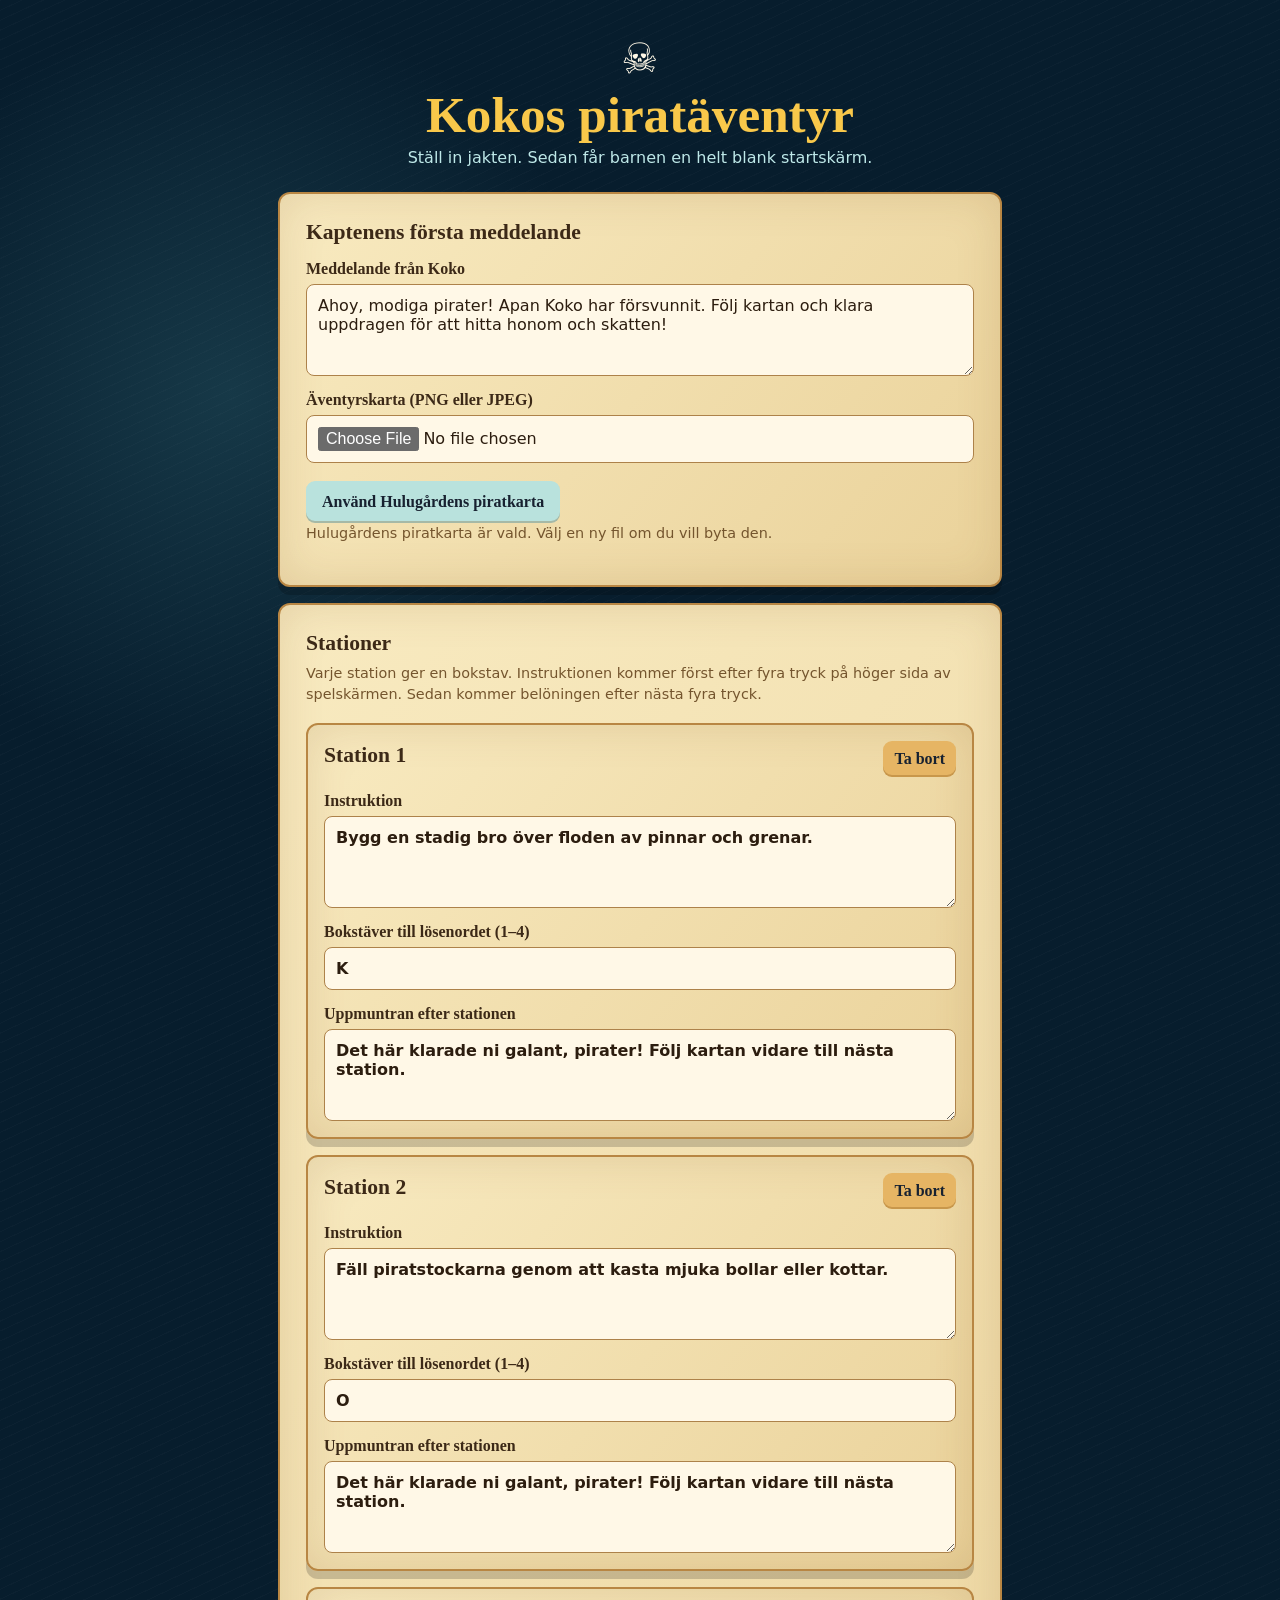
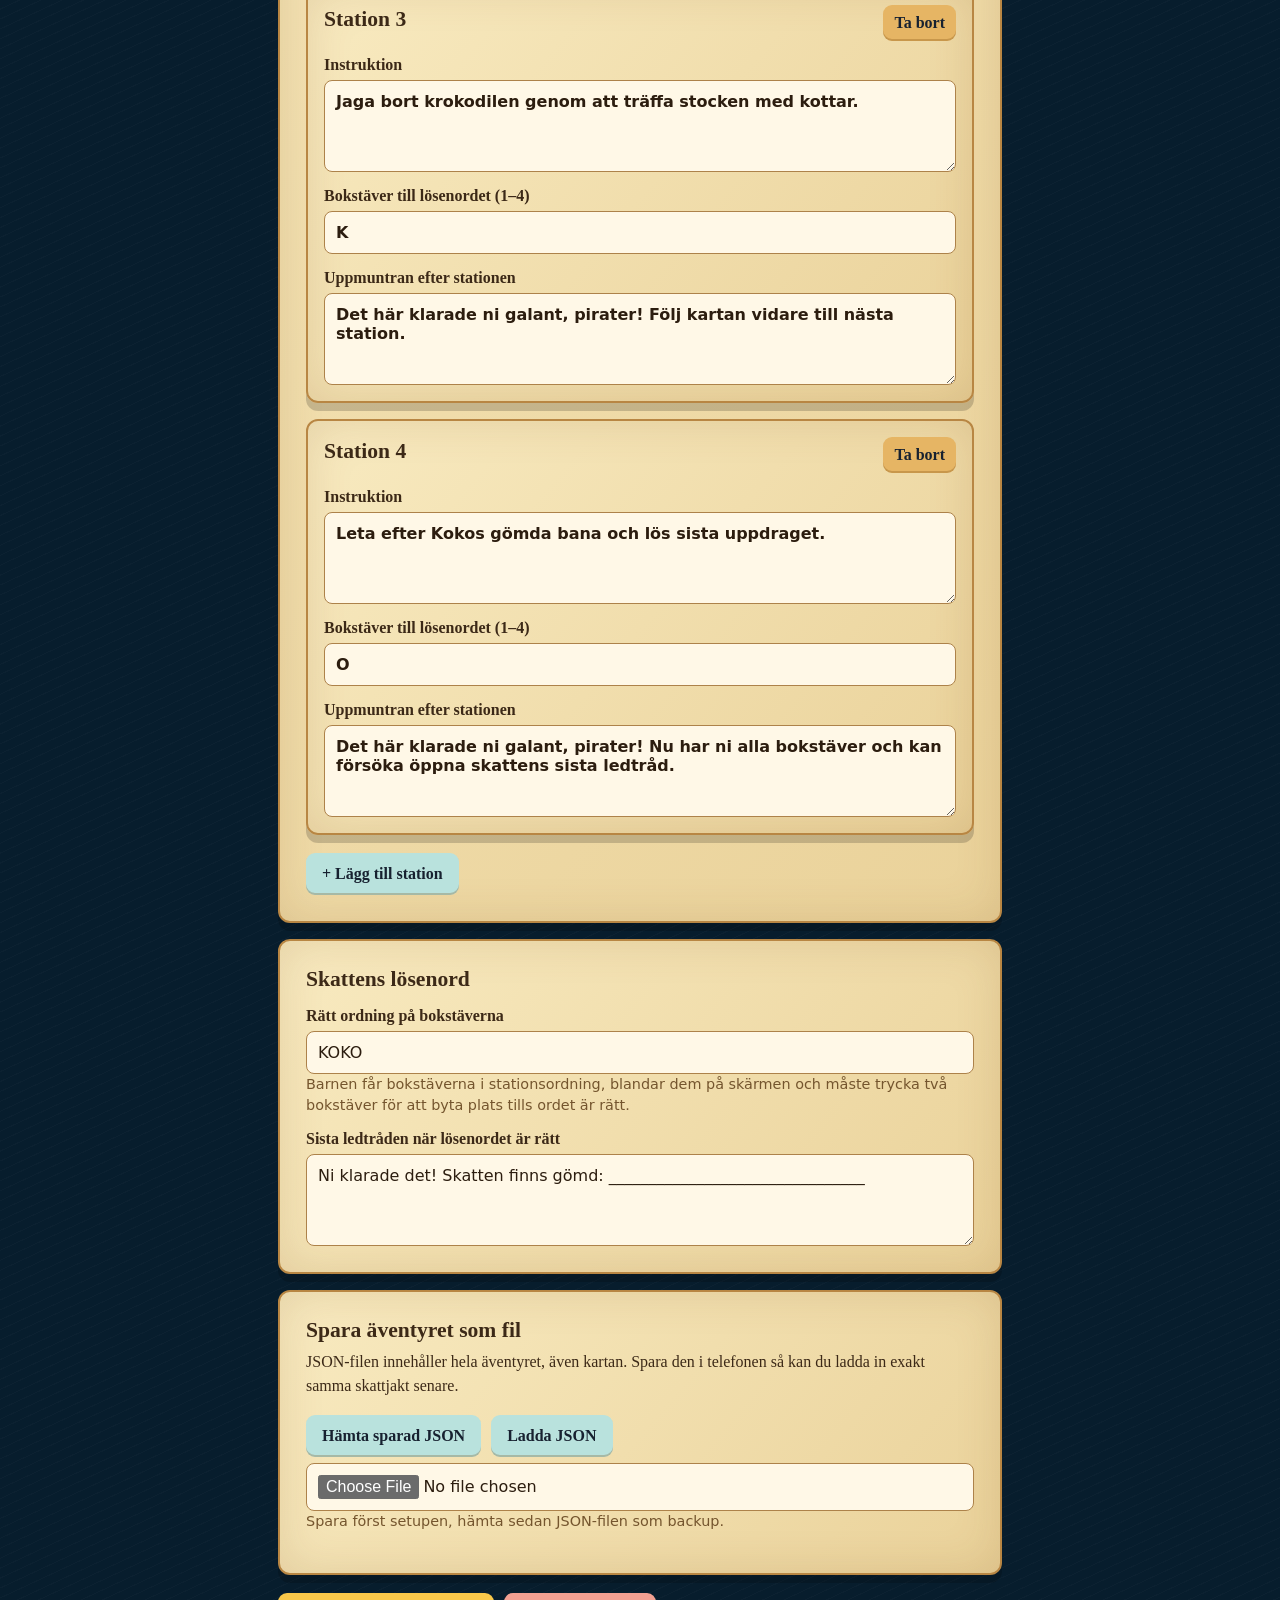
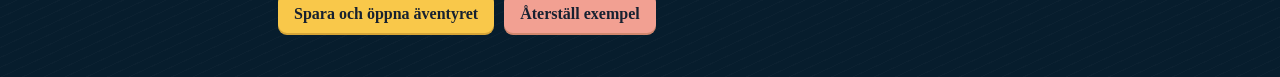
<file: index.html>
<!doctype html>
<html lang="sv">
  <head>
    <meta charset="UTF-8" />
    <meta name="viewport" content="width=device-width, initial-scale=1, viewport-fit=cover" />
    <meta name="theme-color" content="#071d2d" />
    <meta name="description" content="Kokos piratäventyr" />
    <link rel="manifest" href="manifest.webmanifest?v=9" />
    <link rel="stylesheet" href="styles.css?v=9" />
    <title>Kokos piratäventyr</title>
  </head>
  <body>
    <main id="app" aria-live="polite"></main>
    <script src="app.js?v=9"></script>
  </body>
</html>
</file>
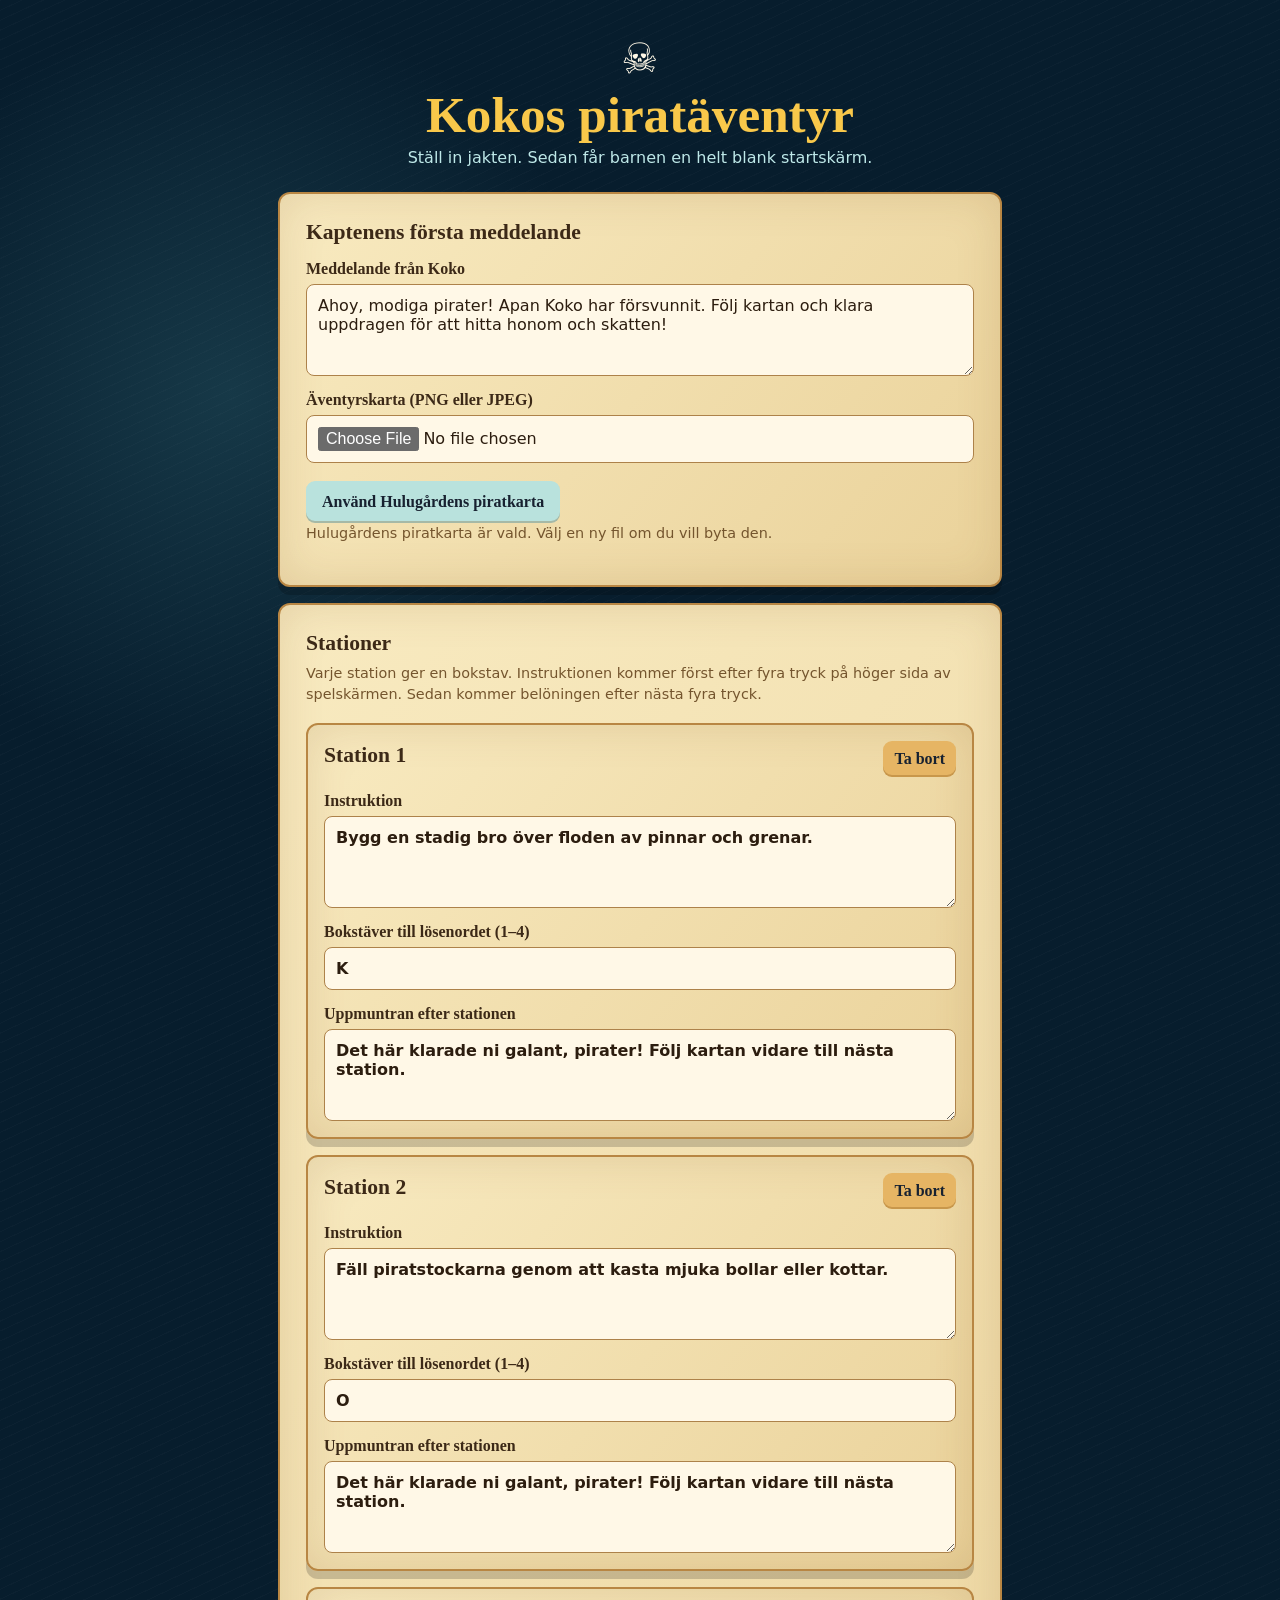
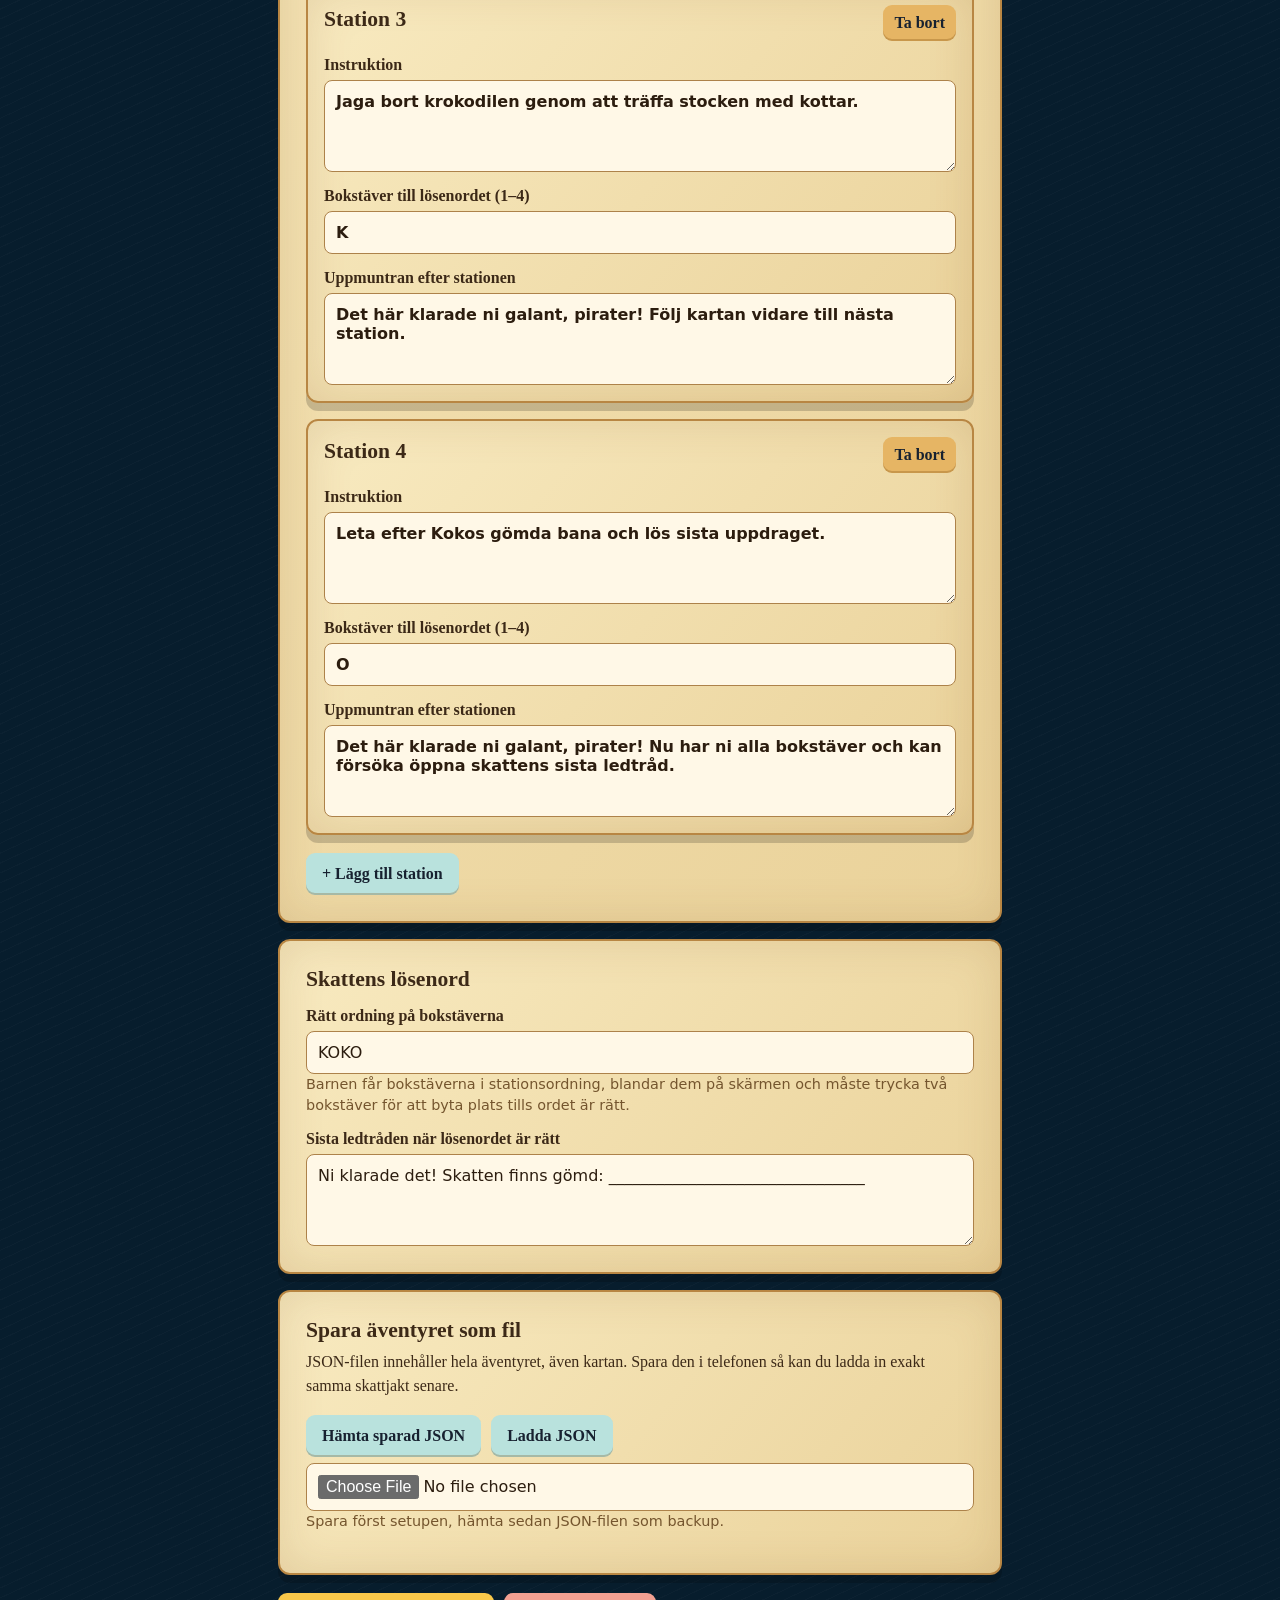
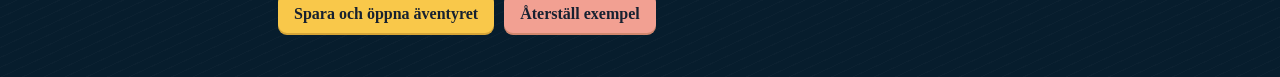
<file: latest/index.html>
<!doctype html>
<html lang="sv">
  <head>
    <meta charset="UTF-8" />
    <meta name="viewport" content="width=device-width, initial-scale=1, viewport-fit=cover" />
    <meta name="theme-color" content="#071d2d" />
    <meta name="description" content="Kokos piratäventyr" />
    <base href="../" />
    <link rel="manifest" href="manifest.webmanifest?v=9" />
    <link rel="stylesheet" href="styles.css?v=9" />
    <title>Kokos piratäventyr</title>
  </head>
  <body>
    <main id="app" aria-live="polite"></main>
    <script src="app.js?v=9"></script>
  </body>
</html>
</file>
<file: styles.css>
:root {
  color-scheme: dark;
  --ink: #071d2d;
  --deep: #0d3144;
  --paper: #f6e5b5;
  --paper-shadow: #b88643;
  --gold: #f9c84a;
  --coral: #ed765f;
  --sea: #67c9d3;
  font-family: Georgia, "Times New Roman", serif;
}

* { box-sizing: border-box; }

body {
  margin: 0;
  min-width: 320px;
  min-height: 100dvh;
  background:
    radial-gradient(circle at 18% 12%, rgba(103, 201, 211, .16), transparent 24rem),
    repeating-linear-gradient(-25deg, rgba(255,255,255,.018) 0 1px, transparent 1px 9px),
    var(--ink);
  color: #fff8e7;
}

button, input, textarea { font: inherit; }
button { cursor: pointer; }

.setup-shell {
  width: min(760px, 100%);
  margin: 0 auto;
  padding: max(24px, env(safe-area-inset-top)) 18px 42px;
}

.brand {
  text-align: center;
  margin: 10px 0 25px;
}

.brand__flag { font-size: 2.6rem; display: block; transform: rotate(-4deg); }
.brand h1 { margin: 2px 0 4px; color: var(--gold); font-size: clamp(2rem, 8vw, 3.2rem); }
.brand p { margin: 0; color: #bee8e8; font-family: system-ui, sans-serif; }

.setup-card, .station-card {
  background: linear-gradient(130deg, #f8eac0, #ead29a);
  border: 2px solid var(--paper-shadow);
  box-shadow: 0 8px 0 rgba(0,0,0,.18), inset 0 0 45px rgba(128,78,23,.16);
  color: #3c2917;
  padding: 20px;
  border-radius: 12px;
  margin: 16px 0;
}

.setup-card h2, .station-card h3 { margin: 0 0 7px; font-size: 1.35rem; }
.setup-card p, .station-card p { margin: 0 0 15px; line-height: 1.45; }

label { display: block; font-weight: bold; margin-top: 15px; }
input, textarea {
  display: block;
  width: 100%;
  margin-top: 6px;
  border: 1px solid #ad824a;
  border-radius: 8px;
  padding: 11px;
  background: #fff8e7;
  color: #2c1d0f;
  font-family: system-ui, sans-serif;
  font-size: 16px;
}
textarea { min-height: 92px; resize: vertical; }

.hint { color: #74552e; font: .9rem/1.4 system-ui, sans-serif; }
.row { display: flex; align-items: end; gap: 10px; }
.row > * { flex: 1; }

.button-row { display: flex; flex-wrap: wrap; gap: 10px; margin-top: 18px; }
.button, .small-button {
  border: 0;
  color: #172130;
  background: var(--gold);
  padding: 12px 16px;
  border-radius: 9px;
  font-weight: bold;
  box-shadow: inset 0 -2px 0 rgba(108,61,0,.25);
}
.button--secondary { background: #b9e2dd; }
.button--danger { background: #f2a092; }
.small-button { padding: 9px 11px; background: #e6b564; flex: 0 0 auto; }
.button:active, .small-button:active { transform: translateY(1px); }

.station-list { margin-top: 18px; }
.station-card { padding: 16px; }
.station-card .row { align-items: center; }

/* Play view remains deliberately empty until the first four taps. */
.play-screen {
  min-height: 100dvh;
  position: relative;
  overflow: hidden;
  touch-action: manipulation;
}

.tap-zone {
  position: fixed;
  z-index: 5;
  inset: 0 0 0 65%;
  -webkit-tap-highlight-color: transparent;
}

.event {
  width: min(620px, calc(100% - 34px));
  position: relative;
  z-index: 2;
  margin: max(24px, env(safe-area-inset-top)) auto 24px;
  color: #3a2716;
  background: linear-gradient(120deg, #fbebbd, #e5c981);
  border: 2px solid #b58136;
  border-radius: 8px;
  padding: 28px 21px 22px;
  text-align: center;
  box-shadow: 0 10px 22px rgba(0,0,0,.35), inset 0 0 48px rgba(126, 81, 18, .18);
  animation: unroll .35s ease-out;
}

@keyframes unroll { from { transform: translateY(-12px) scale(.96); opacity: 0; } to { transform: none; opacity: 1; } }

.event__koko {
  width: 92px;
  height: 92px;
  margin: -4px auto 10px;
  overflow: hidden;
  border: 3px solid #8a5b25;
  border-radius: 50%;
  background: #795130;
  box-shadow: 0 2px 0 rgba(255,255,255,.3);
}
.event__koko img { width: 100%; height: 100%; object-fit: cover; object-position: 50% 37%; }
.event h1 { margin: 0 0 14px; color: #17394a; font-size: clamp(1.7rem, 8vw, 2.6rem); }
.event p { white-space: pre-wrap; font-size: clamp(1.1rem, 4.8vw, 1.35rem); line-height: 1.48; margin: 0 0 16px; }
.event__letter { display: inline-flex; align-items: center; justify-content: center; min-width: 1.7em; height: 1.7em; margin: 2px; background: var(--coral); border: 2px solid #9c483a; border-radius: 50%; color: #fff9e9; font: bold 2.4rem/1 system-ui, sans-serif; }
.event__map { display: block; width: 100%; max-height: 52dvh; object-fit: contain; border: 5px solid #815925; margin-top: 18px; background: #d9be76; }
.event__progress { position: absolute; top: 12px; right: 14px; font: bold .8rem system-ui, sans-serif; color: #8f6a34; letter-spacing: 3px; }

.password {
  margin-top: 16px;
  font-family: system-ui, sans-serif;
}
.password__tiles { display: flex; justify-content: center; flex-wrap: wrap; gap: 9px; margin: 16px auto; max-width: 420px; }
.tile {
  min-width: 48px; height: 52px; padding: 0 10px;
  border: 2px solid #8d562e; border-radius: 8px;
  background: #f5bd54; color: #3d2917; font: 800 1.65rem/1 system-ui, sans-serif;
}
.tile.is-selected { outline: 4px solid var(--sea); transform: translateY(-3px); }
.password__status { min-height: 1.5em; color: #70411e; font-weight: bold; }
.treasure { color: #17495a; font-size: 1.22rem; font-weight: bold; }

.empty-help { color: transparent; user-select: none; }

@media (min-width: 620px) {
  .setup-card { padding: 26px; }
}
</file>
